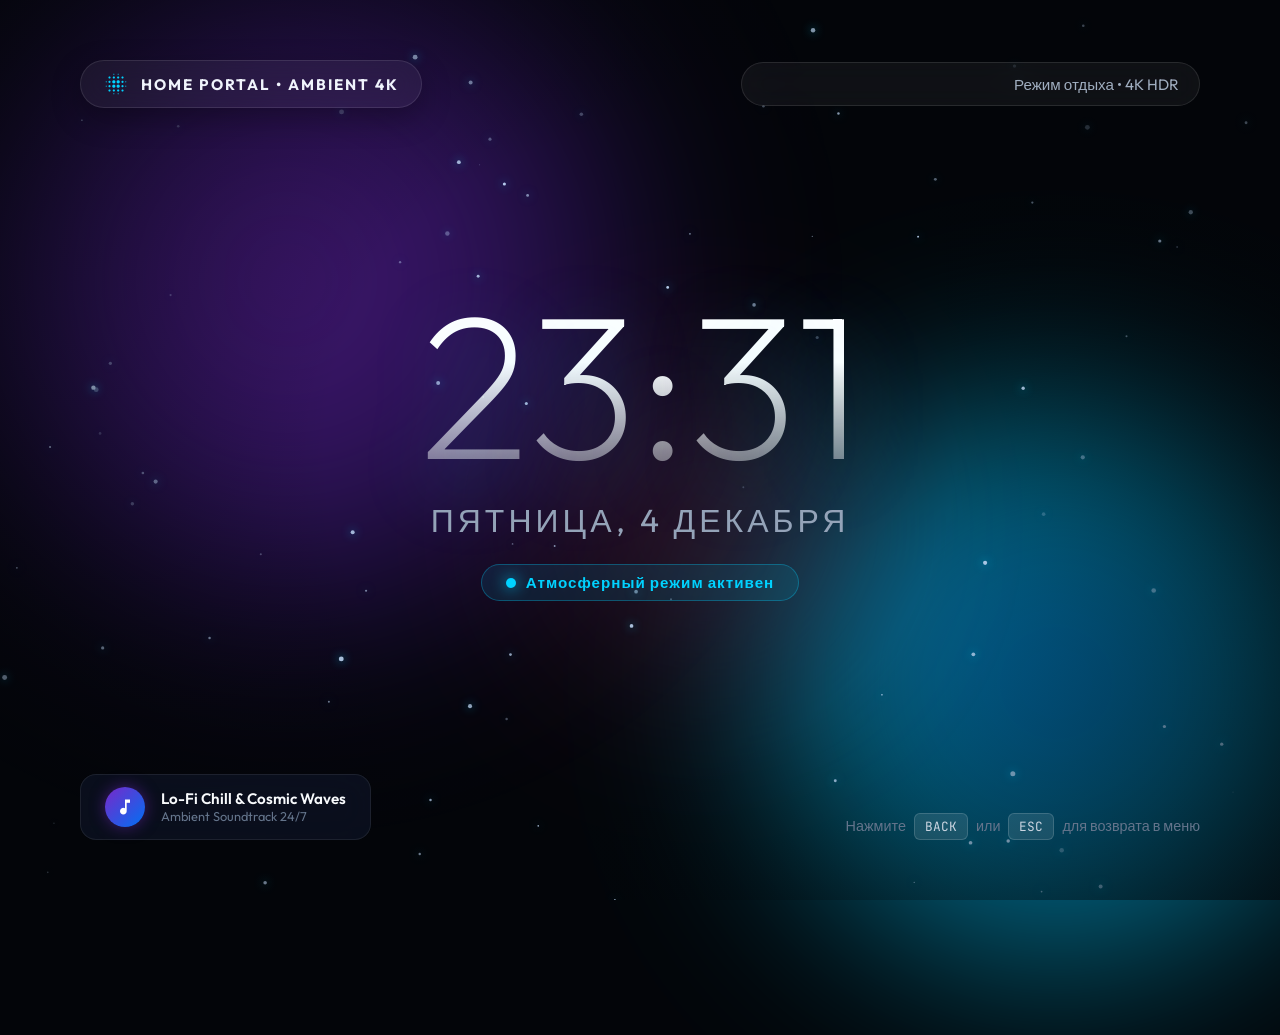
<file: templates/screensaver.html>
<!DOCTYPE html>
<html lang="ru">
<head>
    <meta charset="UTF-8">
    <meta name="viewport" content="width=device-width, initial-scale=1.0">
    <title>Home Portal — 4K Ambient Screensaver</title>
    <link rel="preconnect" href="https://fonts.googleapis.com">
    <link rel="preconnect" href="https://fonts.gstatic.com" crossorigin>
    <link href="https://fonts.googleapis.com/css2?family=Outfit:wght@200;400;600;800&family=JetBrains+Mono:wght@300;500&display=swap" rel="stylesheet">
    <link href="https://fonts.googleapis.com/icon?family=Material+Icons" rel="stylesheet">
    <style>
        * {
            margin: 0;
            padding: 0;
            box-sizing: border-box;
            user-select: none;
        }

        body, html {
            width: 100%;
            height: 100%;
            overflow: hidden;
            background-color: #030509;
            font-family: 'Outfit', sans-serif;
            color: #ffffff;
        }

        /* Fullscreen Animated Canvas for Cosmic Particles */
        #starsCanvas {
            position: absolute;
            top: 0;
            left: 0;
            width: 100%;
            height: 100%;
            z-index: 1;
        }

        /* Ambient Glowing Nebula Blobs */
        .nebula {
            position: absolute;
            border-radius: 50%;
            filter: blur(90px);
            opacity: 0.55;
            pointer-events: none;
            z-index: 0;
            animation: drift 20s infinite alternate ease-in-out;
        }

        .nebula-1 {
            width: 65vw;
            height: 65vw;
            top: -15%;
            left: -10%;
            background: radial-gradient(circle, #7928ca 0%, #4c1d95 40%, transparent 70%);
        }

        .nebula-2 {
            width: 55vw;
            height: 55vw;
            bottom: -15%;
            right: -10%;
            background: radial-gradient(circle, #0070f3 0%, #00d2ff 40%, transparent 70%);
            animation-duration: 25s;
            animation-direction: alternate-reverse;
        }

        .nebula-3 {
            width: 40vw;
            height: 40vw;
            top: 30%;
            left: 35%;
            background: radial-gradient(circle, #ec4899 0%, transparent 60%);
            opacity: 0.25;
            animation-duration: 18s;
        }

        @keyframes drift {
            0% { transform: scale(1) translate(0, 0); }
            50% { transform: scale(1.1) translate(40px, -30px); }
            100% { transform: scale(0.95) translate(-30px, 40px); }
        }

        /* Screensaver UI Overlay */
        .screensaver-overlay {
            position: absolute;
            inset: 0;
            z-index: 2;
            display: flex;
            flex-direction: column;
            justify-content: space-between;
            padding: 60px 80px;
            background: radial-gradient(circle at center, transparent 40%, rgba(3, 5, 9, 0.6) 100%);
        }

        /* Top Bar */
        .top-bar {
            display: flex;
            justify-content: space-between;
            align-items: center;
        }

        .brand-badge {
            display: flex;
            align-items: center;
            gap: 12px;
            background: rgba(255, 255, 255, 0.05);
            border: 1px solid rgba(255, 255, 255, 0.1);
            backdrop-filter: blur(15px);
            padding: 10px 22px;
            border-radius: 99px;
            box-shadow: 0 10px 30px rgba(0, 0, 0, 0.3);
        }

        .brand-badge .icon {
            color: #00d2ff;
            font-size: 26px;
            animation: spin 30s linear infinite;
        }

        @keyframes spin {
            from { transform: rotate(0deg); }
            to { transform: rotate(360deg); }
        }

        .brand-badge .title {
            font-weight: 700;
            letter-spacing: 2px;
            font-size: 0.95rem;
            color: #f0f4fc;
        }

        .weather-pill {
            display: flex;
            align-items: center;
            gap: 10px;
            background: rgba(255, 255, 255, 0.05);
            border: 1px solid rgba(255, 255, 255, 0.1);
            backdrop-filter: blur(15px);
            padding: 10px 20px;
            border-radius: 99px;
            font-size: 0.95rem;
            color: #a0aec0;
        }

        .weather-pill .material-icons {
            color: #fbbf24;
            font-size: 22px;
        }

        /* Center Showcase (Giant Ambient Clock) */
        .center-stage {
            display: flex;
            flex-direction: column;
            align-items: center;
            justify-content: center;
            text-align: center;
        }

        .clock-time {
            font-size: clamp(6rem, 16vw, 13rem);
            font-weight: 200;
            letter-spacing: -2px;
            line-height: 1;
            background: linear-gradient(180deg, #ffffff 40%, rgba(255, 255, 255, 0.3) 100%);
            -webkit-background-clip: text;
            -webkit-text-fill-color: transparent;
            text-shadow: 0 20px 80px rgba(0, 210, 255, 0.3);
            margin-bottom: 15px;
        }

        .clock-date {
            font-size: clamp(1.2rem, 2.5vw, 2.2rem);
            font-weight: 400;
            color: #94a3b8;
            letter-spacing: 4px;
            text-transform: uppercase;
            margin-bottom: 24px;
        }

        .ambient-status {
            display: inline-flex;
            align-items: center;
            gap: 10px;
            background: rgba(0, 210, 255, 0.1);
            border: 1px solid rgba(0, 210, 255, 0.3);
            padding: 8px 24px;
            border-radius: 99px;
            color: #00d2ff;
            font-size: 0.95rem;
            font-weight: 600;
            letter-spacing: 1px;
        }

        .pulsing-wave {
            width: 10px;
            height: 10px;
            border-radius: 50%;
            background: #00d2ff;
            box-shadow: 0 0 15px #00d2ff;
            animation: pulse-ring 2s infinite ease-out;
        }

        @keyframes pulse-ring {
            0% { transform: scale(0.9); opacity: 1; }
            50% { transform: scale(1.4); opacity: 0.5; }
            100% { transform: scale(0.9); opacity: 1; }
        }

        /* Bottom Info & Relax Mode Switch */
        .bottom-bar {
            display: flex;
            justify-content: space-between;
            align-items: flex-end;
        }

        .music-track {
            display: flex;
            align-items: center;
            gap: 16px;
            background: rgba(15, 23, 42, 0.6);
            backdrop-filter: blur(20px);
            border: 1px solid rgba(255, 255, 255, 0.08);
            padding: 12px 24px;
            border-radius: 16px;
        }

        .music-disc {
            width: 40px;
            height: 40px;
            border-radius: 50%;
            background: linear-gradient(135deg, #7928ca, #0070f3);
            display: flex;
            align-items: center;
            justify-content: center;
            box-shadow: 0 0 15px rgba(121, 40, 202, 0.5);
            animation: spin 8s linear infinite;
        }

        .music-details h4 {
            font-size: 0.95rem;
            font-weight: 600;
            color: #f8fafc;
        }

        .music-details p {
            font-size: 0.8rem;
            color: #64748b;
        }

        .remote-hint {
            color: #64748b;
            font-size: 0.9rem;
            display: flex;
            align-items: center;
            gap: 8px;
        }

        .remote-hint kbd {
            background: rgba(255, 255, 255, 0.1);
            border: 1px solid rgba(255, 255, 255, 0.15);
            padding: 4px 10px;
            border-radius: 6px;
            color: #cbd5e1;
            font-family: 'JetBrains Mono', monospace;
            font-size: 0.8rem;
        }
    </style>
</head>
<body>
    <!-- Background Nebulas -->
    <div class="nebula nebula-1"></div>
    <div class="nebula nebula-2"></div>
    <div class="nebula nebula-3"></div>

    <!-- Particle Canvas -->
    <canvas id="starsCanvas"></canvas>

    <!-- Overlay Contents -->
    <div class="screensaver-overlay">
        <!-- Top Bar -->
        <div class="top-bar">
            <div class="brand-badge">
                <span class="material-icons icon">blur_on</span>
                <span class="title">HOME PORTAL • AMBIENT 4K</span>
            </div>
            <div class="weather-pill">
                <span class="material-icons">wb_twilight</span>
                <span>Режим отдыха • 4K HDR</span>
            </div>
        </div>

        <!-- Center Stage -->
        <div class="center-stage">
            <div class="clock-time" id="ssClock">19:42</div>
            <div class="clock-date" id="ssDate">Понедельник, 12 Октября</div>
            <div class="ambient-status">
                <span class="pulsing-wave"></span>
                <span>Атмосферный режим активен</span>
            </div>
        </div>

        <!-- Bottom Bar -->
        <div class="bottom-bar">
            <div class="music-track">
                <div class="music-disc">
                    <span class="material-icons" style="font-size: 20px; color: #fff;">music_note</span>
                </div>
                <div class="music-details">
                    <h4>Lo-Fi Chill & Cosmic Waves</h4>
                    <p>Ambient Soundtrack 24/7</p>
                </div>
            </div>
            <div class="remote-hint">
                <span>Нажмите</span>
                <kbd>BACK</kbd>
                <span>или</span>
                <kbd>ESC</kbd>
                <span>для возврата в меню</span>
            </div>
        </div>
    </div>

    <script>
        // Clock & Date Updater
        function updateClock() {
            const now = new Date();
            const hours = String(now.getHours()).padStart(2, '0');
            const minutes = String(now.getMinutes()).padStart(2, '0');
            document.getElementById('ssClock').textContent = `${hours}:${minutes}`;

            const options = { weekday: 'long', day: 'numeric', month: 'long' };
            const dateStr = now.toLocaleDateString('ru-RU', options);
            document.getElementById('ssDate').textContent = dateStr.charAt(0).toUpperCase() + dateStr.slice(1);
        }
        setInterval(updateClock, 1000);
        updateClock();

        // Stars & Floating Dust Canvas
        const canvas = document.getElementById('starsCanvas');
        const ctx = canvas.getContext('2d');
        let width = canvas.width = window.innerWidth;
        let height = canvas.height = window.innerHeight;

        window.addEventListener('resize', () => {
            width = canvas.width = window.innerWidth;
            height = canvas.height = window.innerHeight;
        });

        const particles = [];
        const count = 90;

        for (let i = 0; i < count; i++) {
            particles.push({
                x: Math.random() * width,
                y: Math.random() * height,
                radius: Math.random() * 2 + 0.5,
                alpha: Math.random() * 0.7 + 0.2,
                dx: (Math.random() - 0.5) * 0.4,
                dy: (Math.random() - 0.5) * 0.4
            });
        }

        function renderParticles() {
            ctx.clearRect(0, 0, width, height);

            particles.forEach(p => {
                ctx.beginPath();
                ctx.arc(p.x, p.y, p.radius, 0, Math.PI * 2);
                ctx.fillStyle = `rgba(200, 225, 255, ${p.alpha})`;
                ctx.shadowBlur = 10;
                ctx.shadowColor = '#00d2ff';
                ctx.fill();

                p.x += p.dx;
                p.y += p.dy;

                if (p.x < 0) p.x = width;
                if (p.x > width) p.x = 0;
                if (p.y < 0) p.y = height;
                if (p.y > height) p.y = 0;
            });

            requestAnimationFrame(renderParticles);
        }
        renderParticles();

        // Escape key to go back
        window.addEventListener('keydown', (e) => {
            if (e.key === 'Escape' || e.key === 'Backspace') {
                window.location.href = '/';
            }
        });
    </script>
</body>
</html>
</file>
